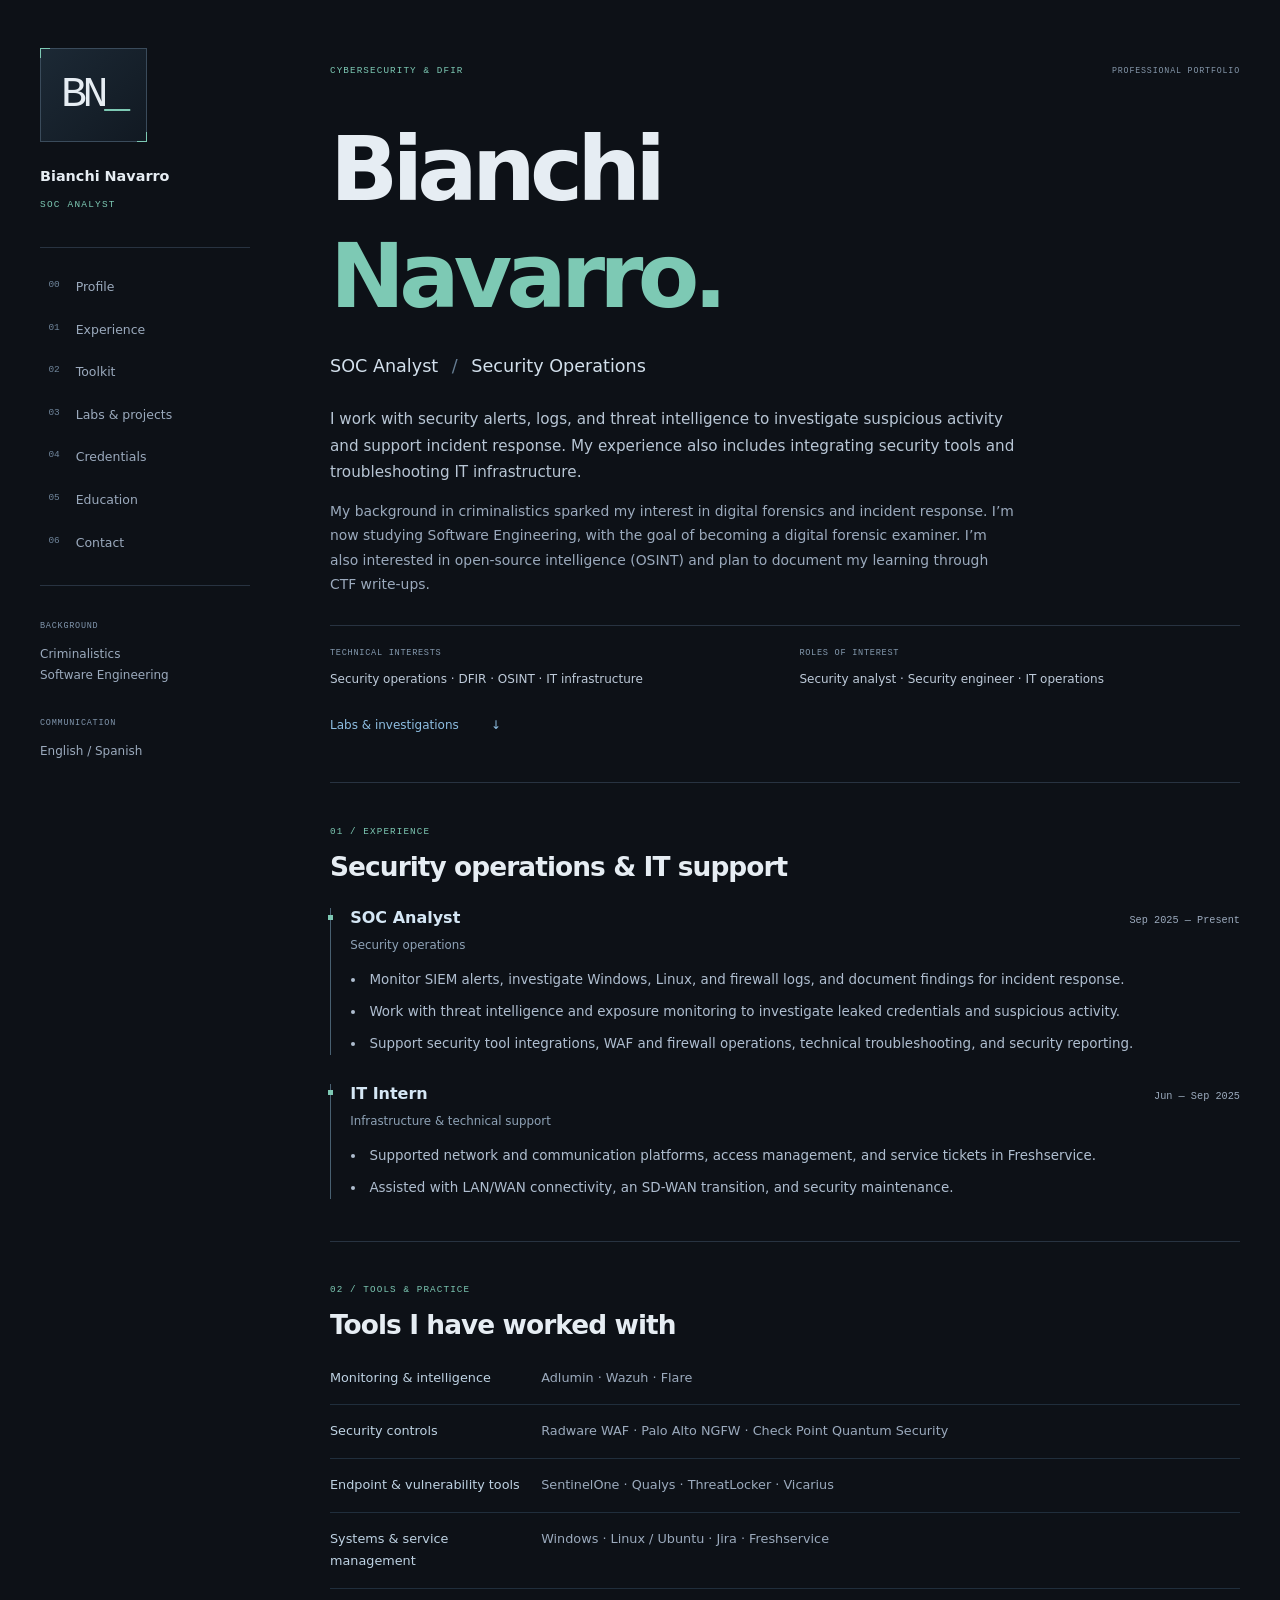
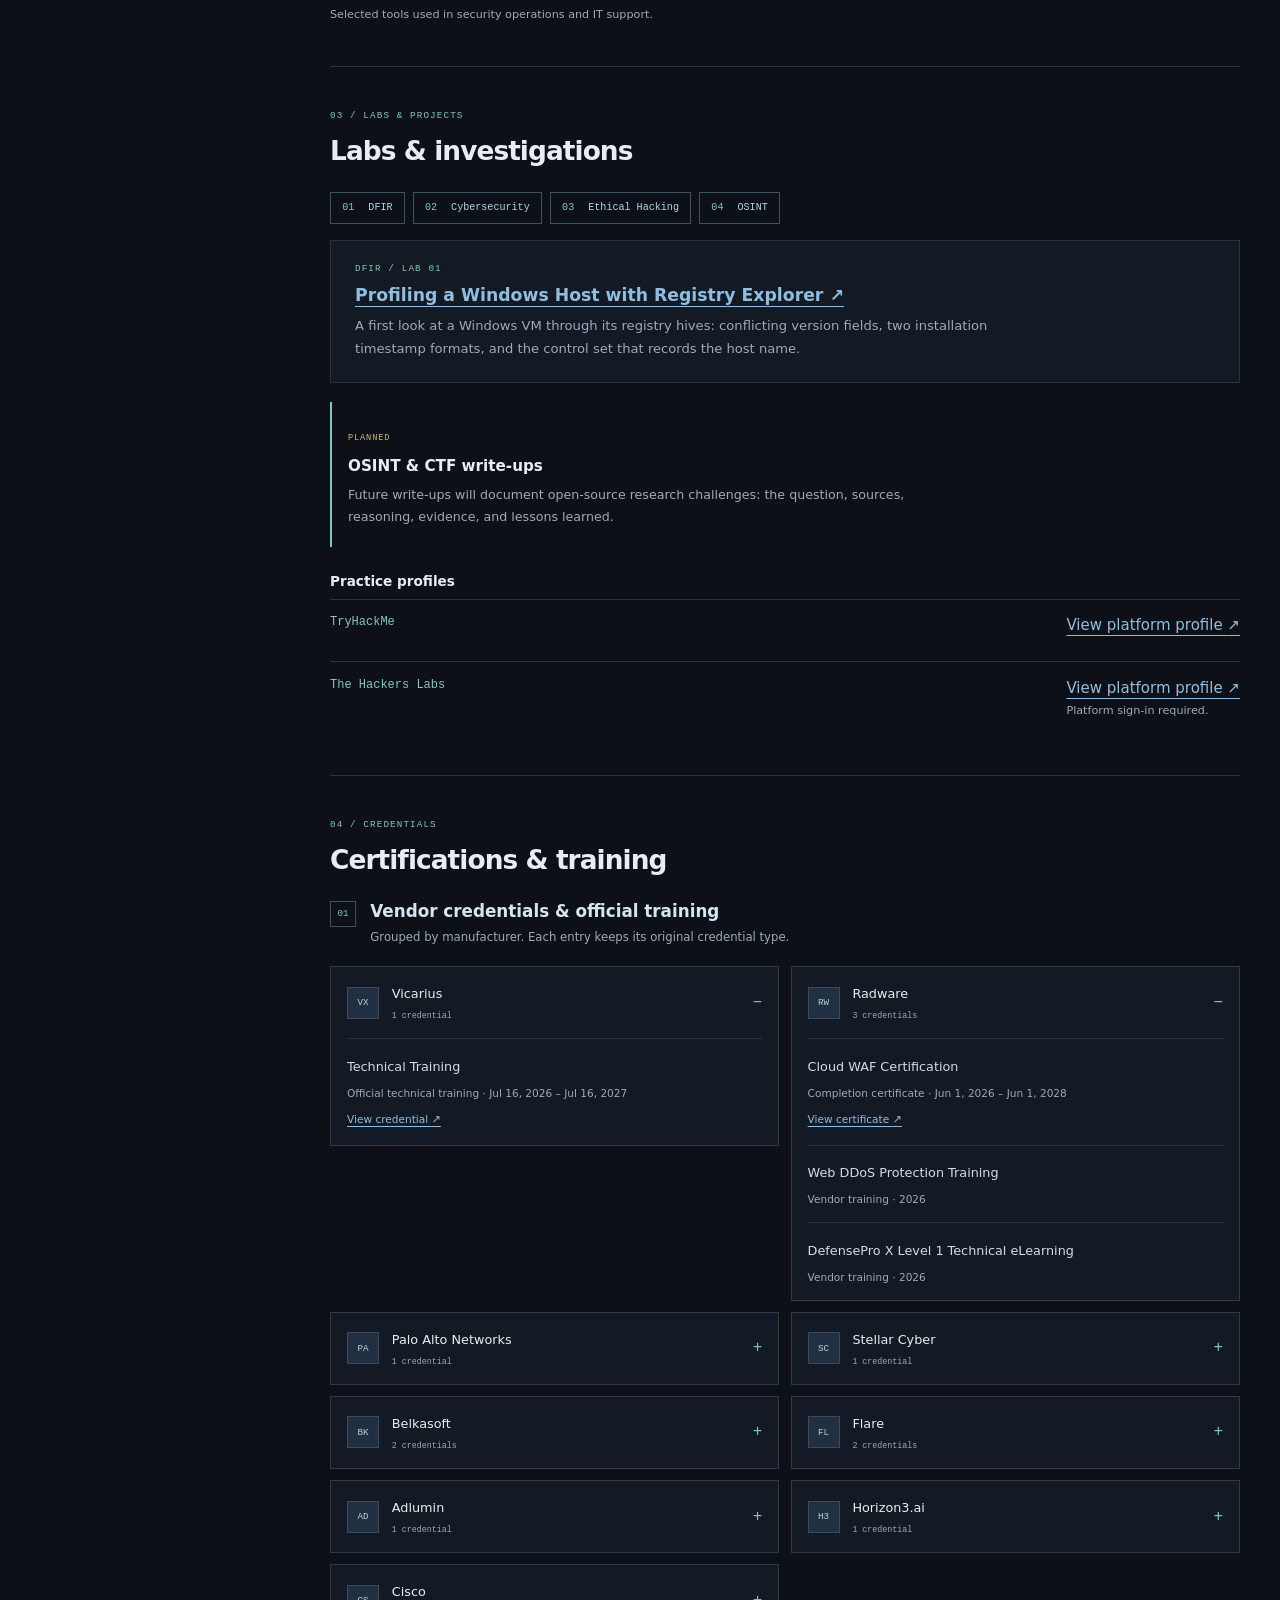
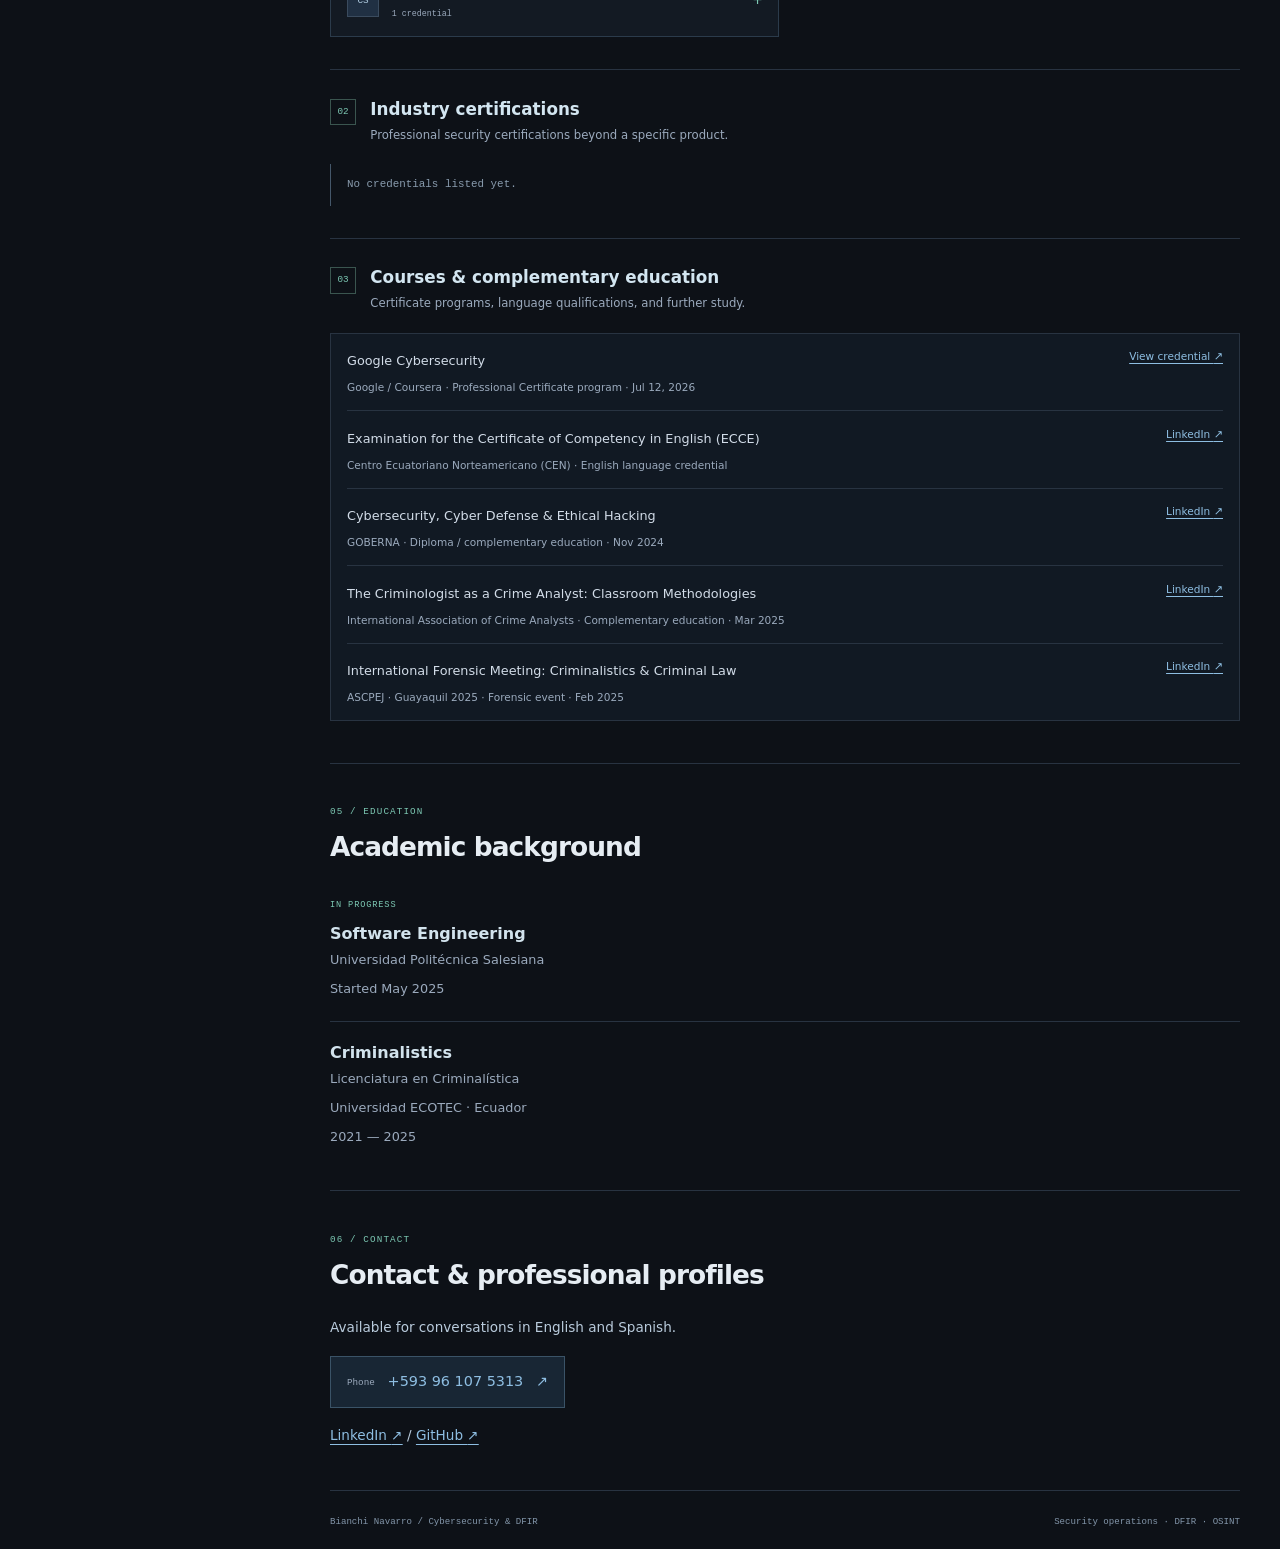
<file: index.html>
<!doctype html>
<html lang="en"><head><meta charset="utf-8"><meta name="viewport" content="width=device-width, initial-scale=1"><meta name="description" content="Bianchi Navarro: SOC analyst, criminalistics graduate, and Software Engineering student with interests in DFIR and OSINT."><title>Bianchi Navarro | Cybersecurity &amp; DFIR</title><link rel="stylesheet" href="assets/styles.css"></head>
<body><a class="skip" href="#main">Skip to content</a>
<div class="site-shell wrap"><aside class="identity-column"><a class="identity-home" href="./index.html"><span class="identity-symbol" aria-hidden="true">BN<span>_</span></span><span class="identity-name">Bianchi Navarro</span><span class="identity-role">SOC ANALYST</span></a><nav class="section-index" aria-label="Main navigation"><a href="#about"><span>00</span> Profile</a><a href="#experience"><span>01</span> Experience</a><a href="#tools"><span>02</span> Toolkit</a><a href="#projects"><span>03</span> Labs &amp; projects</a><a href="#training"><span>04</span> Credentials</a><a href="#education"><span>05</span> Education</a><a href="#contact"><span>06</span> Contact</a></nav><div class="identity-note"><span>BACKGROUND</span><p>Criminalistics<br>Software Engineering</p><span>COMMUNICATION</span><p>English / Spanish</p></div></aside>
<main id="main" class="main-column" tabindex="-1"><section class="profile" id="about" aria-labelledby="profile-title"><div class="profile-topline"><p class="eyebrow">CYBERSECURITY &amp; DFIR</p><span>PROFESSIONAL PORTFOLIO</span></div><h1 id="profile-title">Bianchi<br><span>Navarro.</span></h1><p class="role">SOC Analyst <span>/</span> Security Operations</p><p class="summary">I work with security alerts, logs, and threat intelligence to investigate suspicious activity and support incident response. My experience also includes integrating security tools and troubleshooting IT infrastructure.</p><p class="summary secondary">My background in criminalistics sparked my interest in digital forensics and incident response. I’m now studying Software Engineering, with the goal of becoming a digital forensic examiner. I’m also interested in open-source intelligence (OSINT) and plan to document my learning through CTF write-ups.</p><dl class="profile-facts"><div><dt>TECHNICAL INTERESTS</dt><dd>Security operations · DFIR · OSINT · IT infrastructure</dd></div><div><dt>ROLES OF INTEREST</dt><dd>Security analyst · Security engineer · IT operations</dd></div></dl><a class="profile-link" href="#projects">Labs &amp; investigations <span aria-hidden="true">↓</span></a></section>
<section class="section" id="experience" aria-labelledby="experience-title"><div class="section-heading"><p class="section-number">01 / EXPERIENCE</p><h2 id="experience-title">Security operations &amp; IT support</h2></div>
<article class="experience-entry"><div class="entry-title"><h3>SOC Analyst</h3><span>Sep 2025 — Present</span></div><p class="entry-context">Security operations</p><ul><li>Monitor SIEM alerts, investigate Windows, Linux, and firewall logs, and document findings for incident response.</li><li>Work with threat intelligence and exposure monitoring to investigate leaked credentials and suspicious activity.</li><li>Support security tool integrations, WAF and firewall operations, technical troubleshooting, and security reporting.</li></ul></article>
<article class="experience-entry"><div class="entry-title"><h3>IT Intern</h3><span>Jun — Sep 2025</span></div><p class="entry-context">Infrastructure &amp; technical support</p><ul><li>Supported network and communication platforms, access management, and service tickets in Freshservice.</li><li>Assisted with LAN/WAN connectivity, an SD-WAN transition, and security maintenance.</li></ul></article>
</section>
<section class="section" id="tools" aria-labelledby="tools-title"><div class="section-heading"><p class="section-number">02 / TOOLS &amp; PRACTICE</p><h2 id="tools-title">Tools I have worked with</h2></div><dl class="tool-list"><div><dt>Monitoring &amp; intelligence</dt><dd>Adlumin · Wazuh · Flare</dd></div><div><dt>Security controls</dt><dd>Radware WAF · Palo Alto NGFW · Check Point Quantum Security</dd></div><div><dt>Endpoint &amp; vulnerability tools</dt><dd>SentinelOne · Qualys · ThreatLocker · Vicarius</dd></div><div><dt>Systems &amp; service management</dt><dd>Windows · Linux / Ubuntu · Jira · Freshservice</dd></div></dl><p class="small-note">Selected tools used in security operations and IT support.</p></section>
<section class="section" id="projects" aria-labelledby="projects-title"><div class="section-heading"><p class="section-number">03 / LABS &amp; PROJECTS</p><h2 id="projects-title">Labs &amp; investigations</h2></div><ul class="lab-categories" aria-label="Planned lab categories"><li><span>01</span> DFIR</li><li><span>02</span> Cybersecurity</li><li><span>03</span> Ethical Hacking</li><li><a href="#osint-labs"><span>04</span> OSINT</a></li></ul><article class="lab-listing"><p class="eyebrow">DFIR / LAB 01</p><h3><a href="labs/windows-registry-profiling/">Profiling a Windows Host with Registry Explorer <span aria-hidden="true">↗</span></a></h3><p>A first look at a Windows VM through its registry hives: conflicting version fields, two installation timestamp formats, and the control set that records the host name.</p></article><div class="osint-labs" id="osint-labs"><span class="status-label">PLANNED</span><h3>OSINT &amp; CTF write-ups</h3><p>Future write-ups will document open-source research challenges: the question, sources, reasoning, evidence, and lessons learned.</p></div><div class="practice-profiles"><h3>Practice profiles</h3><div class="practice-profile"><span class="practice-platform">TryHackMe</span><div><a href="https://tryhackme.com/p/bnavarrocortezfgs">View platform profile <span aria-hidden="true">↗</span></a></div></div><div class="practice-profile"><span class="practice-platform">The Hackers Labs</span><div><a href="https://labs.thehackerslabs.com/hacker/10817">View platform profile <span aria-hidden="true">↗</span></a><p class="small-note">Platform sign-in required.</p></div></div></div></section>
<section class="section" id="training" aria-labelledby="training-title"><div class="section-heading"><p class="section-number">04 / CREDENTIALS</p><h2 id="training-title">Certifications &amp; training</h2></div><div class="credential-category"><div class="category-heading"><span>01</span><div><h3>Vendor credentials &amp; official training</h3><p>Grouped by manufacturer. Each entry keeps its original credential type.</p></div></div><div class="vendor-grid"><details class="vendor-group" open><summary><span class="vendor-mark" aria-hidden="true">VX</span><span>Vicarius<small>1 credential</small></span></summary><ul class="credential-records"><li><div><span>Technical Training</span><small>Official technical training · Jul 16, 2026 – Jul 16, 2027</small></div><a href="https://verified.sertifier.com/en/verify/54381401262512/">View credential <span aria-hidden="true">↗</span></a></li></ul></details><details class="vendor-group" open><summary><span class="vendor-mark" aria-hidden="true">RW</span><span>Radware<small>3 credentials</small></span></summary><ul class="credential-records"><li><div><span>Cloud WAF Certification</span><small>Completion certificate · Jun 1, 2026 – Jun 1, 2028</small></div><a href="https://cf-us1.mindtickle.com/1621288022154562476/public-content/1780273976868appoutputcertificateTSqQLiHicn.pngQC7Y.webp">View certificate <span aria-hidden="true">↗</span></a></li><li><div><span>Web DDoS Protection Training</span><small>Vendor training · 2026</small></div></li><li><div><span>DefensePro X Level 1 Technical eLearning</span><small>Vendor training · 2026</small></div></li></ul></details><details class="vendor-group"><summary><span class="vendor-mark" aria-hidden="true">PA</span><span>Palo Alto Networks<small>1 credential</small></span></summary><ul class="credential-records"><li><div><span>Cortex XSIAM: Features</span><small>Course completion · Jun 28, 2026</small></div><a href="https://www.linkedin.com/in/bianchi-navarro/details/certifications/">LinkedIn <span aria-hidden="true">↗</span></a></li></ul></details><details class="vendor-group"><summary><span class="vendor-mark" aria-hidden="true">SC</span><span>Stellar Cyber<small>1 credential</small></span></summary><ul class="credential-records"><li><div><span>SOC Analyst Associate</span><small>Certification · Issued Jul 5, 2026 · Valid to Jul 2028 according to LinkedIn</small></div><a href="https://www.linkedin.com/in/bianchi-navarro/details/certifications/">LinkedIn <span aria-hidden="true">↗</span></a></li></ul></details><details class="vendor-group"><summary><span class="vendor-mark" aria-hidden="true">BK</span><span>Belkasoft<small>2 credentials</small></span></summary><ul class="credential-records"><li><div><span>Windows Forensics with Belkasoft</span><small>Training course achievement · Feb 14, 2025</small></div><a href="https://www.linkedin.com/in/bianchi-navarro/details/certifications/">LinkedIn <span aria-hidden="true">↗</span></a></li><li><div><span>BelkaGPT: Effective Artificial Intelligence in DFIR</span><small>Course completion · Nov 2025</small></div><a href="https://www.linkedin.com/in/bianchi-navarro/details/certifications/">LinkedIn <span aria-hidden="true">↗</span></a></li></ul></details><details class="vendor-group"><summary><span class="vendor-mark" aria-hidden="true">FL</span><span>Flare<small>2 credentials</small></span></summary><ul class="credential-records"><li><div><span>Flare Analyst</span><small>Vendor training · Oct 2025</small></div><a href="https://www.linkedin.com/in/bianchi-navarro/details/certifications/">LinkedIn <span aria-hidden="true">↗</span></a></li><li><div><span>Flare 101</span><small>Vendor training · Oct 2025</small></div><a href="https://www.linkedin.com/in/bianchi-navarro/details/certifications/">LinkedIn <span aria-hidden="true">↗</span></a></li></ul></details><details class="vendor-group"><summary><span class="vendor-mark" aria-hidden="true">AD</span><span>Adlumin<small>1 credential</small></span></summary><ul class="credential-records"><li><div><span>Adlumin Certified Engineer (ACE)</span><small>Sep 2025 – Sep 2026 · Expired</small></div><a href="https://www.linkedin.com/in/bianchi-navarro/details/certifications/">LinkedIn <span aria-hidden="true">↗</span></a></li></ul></details><details class="vendor-group"><summary><span class="vendor-mark" aria-hidden="true">H3</span><span>Horizon3.ai<small>1 credential</small></span></summary><ul class="credential-records"><li><div><span>NodeZero Administrator</span><small>Vendor training · 2026</small></div></li></ul></details><details class="vendor-group"><summary><span class="vendor-mark" aria-hidden="true">CS</span><span>Cisco<small>1 credential</small></span></summary><ul class="credential-records"><li><div><span>Python Essentials 1</span><small>Course badge · Aug 31, 2025</small></div><a href="https://www.credly.com/badges/1002081c-0d03-498d-9145-b49445952c18/linked_in_profile">View badge <span aria-hidden="true">↗</span></a></li></ul></details></div></div><div class="credential-category"><div class="category-heading"><span>02</span><div><h3>Industry certifications</h3><p>Professional security certifications beyond a specific product.</p></div></div><p class="empty-note">No credentials listed yet.</p></div><div class="credential-category"><div class="category-heading"><span>03</span><div><h3>Courses &amp; complementary education</h3><p>Certificate programs, language qualifications, and further study.</p></div></div><ul class="credential-records course-records"><li><div><span>Google Cybersecurity</span><small>Google / Coursera · Professional Certificate program · Jul 12, 2026</small></div><a href="https://coursera.org/verify/professional-cert/U44DY6H0TOMI">View credential <span aria-hidden="true">↗</span></a></li><li><div><span>Examination for the Certificate of Competency in English (ECCE)</span><small>Centro Ecuatoriano Norteamericano (CEN) · English language credential</small></div><a href="https://www.linkedin.com/in/bianchi-navarro/details/certifications/">LinkedIn <span aria-hidden="true">↗</span></a></li><li><div><span>Cybersecurity, Cyber Defense &amp; Ethical Hacking</span><small>GOBERNA · Diploma / complementary education · Nov 2024</small></div><a href="https://www.linkedin.com/in/bianchi-navarro/details/certifications/">LinkedIn <span aria-hidden="true">↗</span></a></li><li><div><span>The Criminologist as a Crime Analyst: Classroom Methodologies</span><small>International Association of Crime Analysts · Complementary education · Mar 2025</small></div><a href="https://www.linkedin.com/in/bianchi-navarro/details/certifications/">LinkedIn <span aria-hidden="true">↗</span></a></li><li><div><span>International Forensic Meeting: Criminalistics &amp; Criminal Law</span><small>ASCPEJ · Guayaquil 2025 · Forensic event · Feb 2025</small></div><a href="https://www.linkedin.com/in/bianchi-navarro/details/certifications/">LinkedIn <span aria-hidden="true">↗</span></a></li></ul></div></section>
<section class="section" id="education" aria-labelledby="education-title"><div class="section-heading"><p class="section-number">05 / EDUCATION</p><h2 id="education-title">Academic background</h2></div><article class="education-entry"><span class="status-label subtle">IN PROGRESS</span><h3>Software Engineering</h3><p>Universidad Politécnica Salesiana</p><p class="entry-context">Started May 2025</p></article><article class="education-entry"><h3>Criminalistics</h3><p>Licenciatura en Criminalística</p><p>Universidad ECOTEC · Ecuador</p><p class="entry-context">2021 — 2025</p></article></section>
<section class="section contact-section" id="contact" aria-labelledby="contact-title"><div class="section-heading"><p class="section-number">06 / CONTACT</p><h2 id="contact-title">Contact &amp; professional profiles</h2></div><p>Available for conversations in English and Spanish.</p><a class="contact-phone" href="tel:+593961075313"><span>Phone</span> +593 96 107 5313 <span aria-hidden="true">↗</span></a><p class="contact-profile"><a href="https://www.linkedin.com/in/bianchi-navarro">LinkedIn <span aria-hidden="true">↗</span></a> <span aria-hidden="true"> / </span> <a href="https://github.com/bianchi-navarro">GitHub <span aria-hidden="true">↗</span></a></p></section><footer class="footer"><span>Bianchi Navarro / Cybersecurity &amp; DFIR</span><span>Security operations · DFIR · OSINT</span></footer></main></div></body></html>
</file>
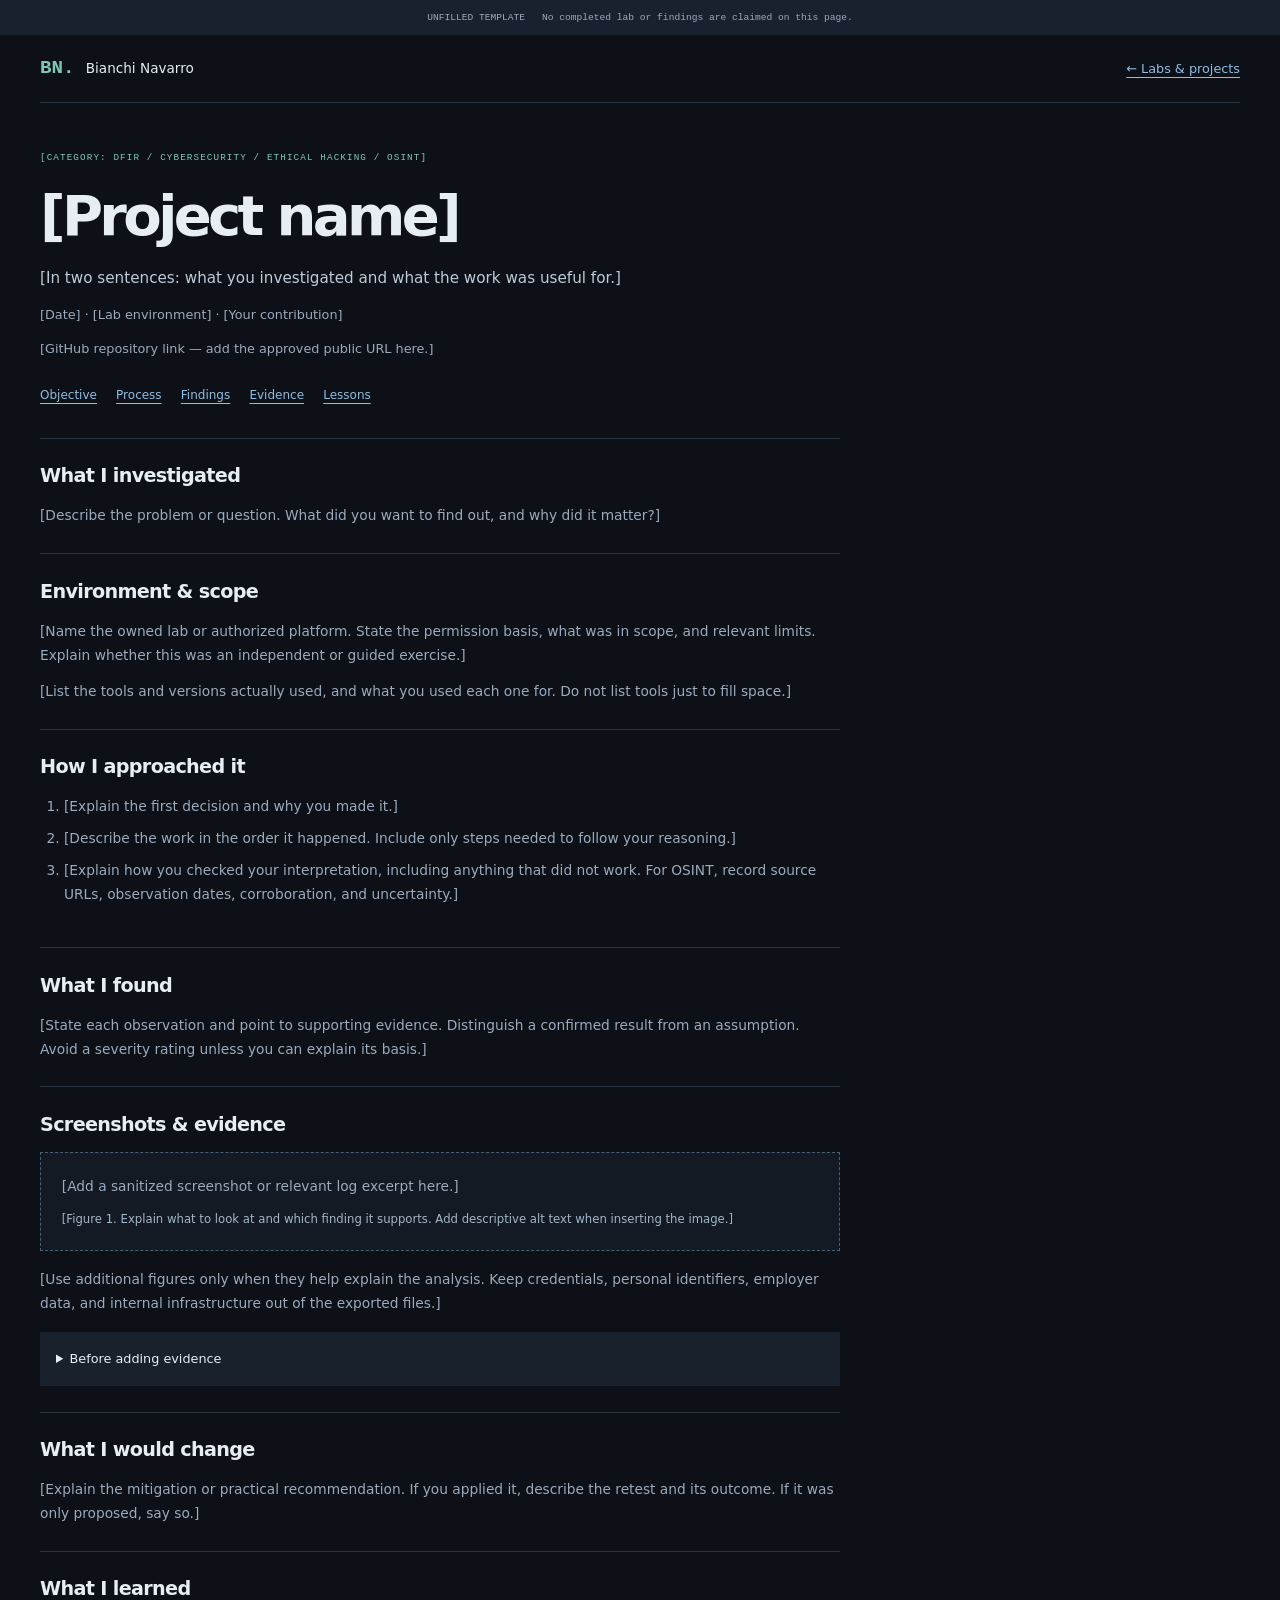
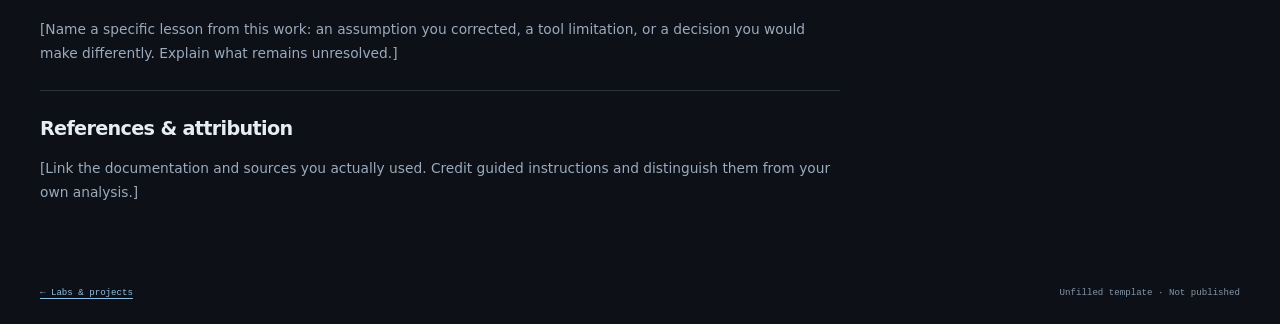
<file: labs/template/index.html>
<!doctype html>
<html lang="en"><head><meta charset="utf-8"><meta name="viewport" content="width=device-width, initial-scale=1"><meta name="robots" content="noindex, nofollow"><meta name="description" content="Unfilled format for a technical lab report."><title>Lab report template | Bianchi Navarro</title><link rel="stylesheet" href="../../assets/styles.css"></head>
<body><a class="skip" href="#main">Skip to content</a><div class="draft">UNFILLED TEMPLATE <span>No completed lab or findings are claimed on this page.</span></div><header class="wrap header"><a class="brand" href="../../index.html"><span class="brand-mark" aria-hidden="true">BN<span>.</span></span> Bianchi Navarro</a><nav aria-label="Case study navigation"><a href="../../index.html#projects">← Labs &amp; projects</a></nav></header>
<main id="main" class="wrap" tabindex="-1"><div class="case-header"><p class="eyebrow">[CATEGORY: DFIR / CYBERSECURITY / ETHICAL HACKING / OSINT]</p><h1>[Project name]</h1><p class="intro">[In two sentences: what you investigated and what the work was useful for.]</p><p class="muted">[Date] · [Lab environment] · [Your contribution]</p><p class="muted">[GitHub repository link — add the approved public URL here.]</p><nav class="case-outline" aria-label="Report contents"><a href="#objective">Objective</a><a href="#process">Process</a><a href="#findings">Findings</a><a href="#evidence">Evidence</a><a href="#lessons">Lessons</a></nav></div>
<div class="case-body">
<section id="objective"><h2>What I investigated</h2><p>[Describe the problem or question. What did you want to find out, and why did it matter?]</p></section>
<section id="scope"><h2>Environment &amp; scope</h2><p>[Name the owned lab or authorized platform. State the permission basis, what was in scope, and relevant limits. Explain whether this was an independent or guided exercise.]</p><p>[List the tools and versions actually used, and what you used each one for. Do not list tools just to fill space.]</p></section>
<section id="process"><h2>How I approached it</h2><ol><li>[Explain the first decision and why you made it.]</li><li>[Describe the work in the order it happened. Include only steps needed to follow your reasoning.]</li><li>[Explain how you checked your interpretation, including anything that did not work. For OSINT, record source URLs, observation dates, corroboration, and uncertainty.]</li></ol></section>
<section id="findings"><h2>What I found</h2><p>[State each observation and point to supporting evidence. Distinguish a confirmed result from an assumption. Avoid a severity rating unless you can explain its basis.]</p></section>
<section id="evidence"><h2>Screenshots &amp; evidence</h2><figure class="evidence-slot"><p>[Add a sanitized screenshot or relevant log excerpt here.]</p><figcaption>[Figure 1. Explain what to look at and which finding it supports. Add descriptive alt text when inserting the image.]</figcaption></figure><p>[Use additional figures only when they help explain the analysis. Keep credentials, personal identifiers, employer data, and internal infrastructure out of the exported files.]</p><details><summary>Before adding evidence</summary><p>Check publication permission and platform rules. Redact permanently and inspect the exported image and its metadata. Use synthetic identifiers or reserved example domains where needed.</p></details></section>
<section id="response"><h2>What I would change</h2><p>[Explain the mitigation or practical recommendation. If you applied it, describe the retest and its outcome. If it was only proposed, say so.]</p></section>
<section id="lessons"><h2>What I learned</h2><p>[Name a specific lesson from this work: an assumption you corrected, a tool limitation, or a decision you would make differently. Explain what remains unresolved.]</p></section>
<section id="references"><h2>References &amp; attribution</h2><p>[Link the documentation and sources you actually used. Credit guided instructions and distinguish them from your own analysis.]</p></section>
</div></main><footer class="wrap footer"><a href="../../index.html#projects">← Labs &amp; projects</a><span>Unfilled template · Not published</span></footer></body></html>
</file>
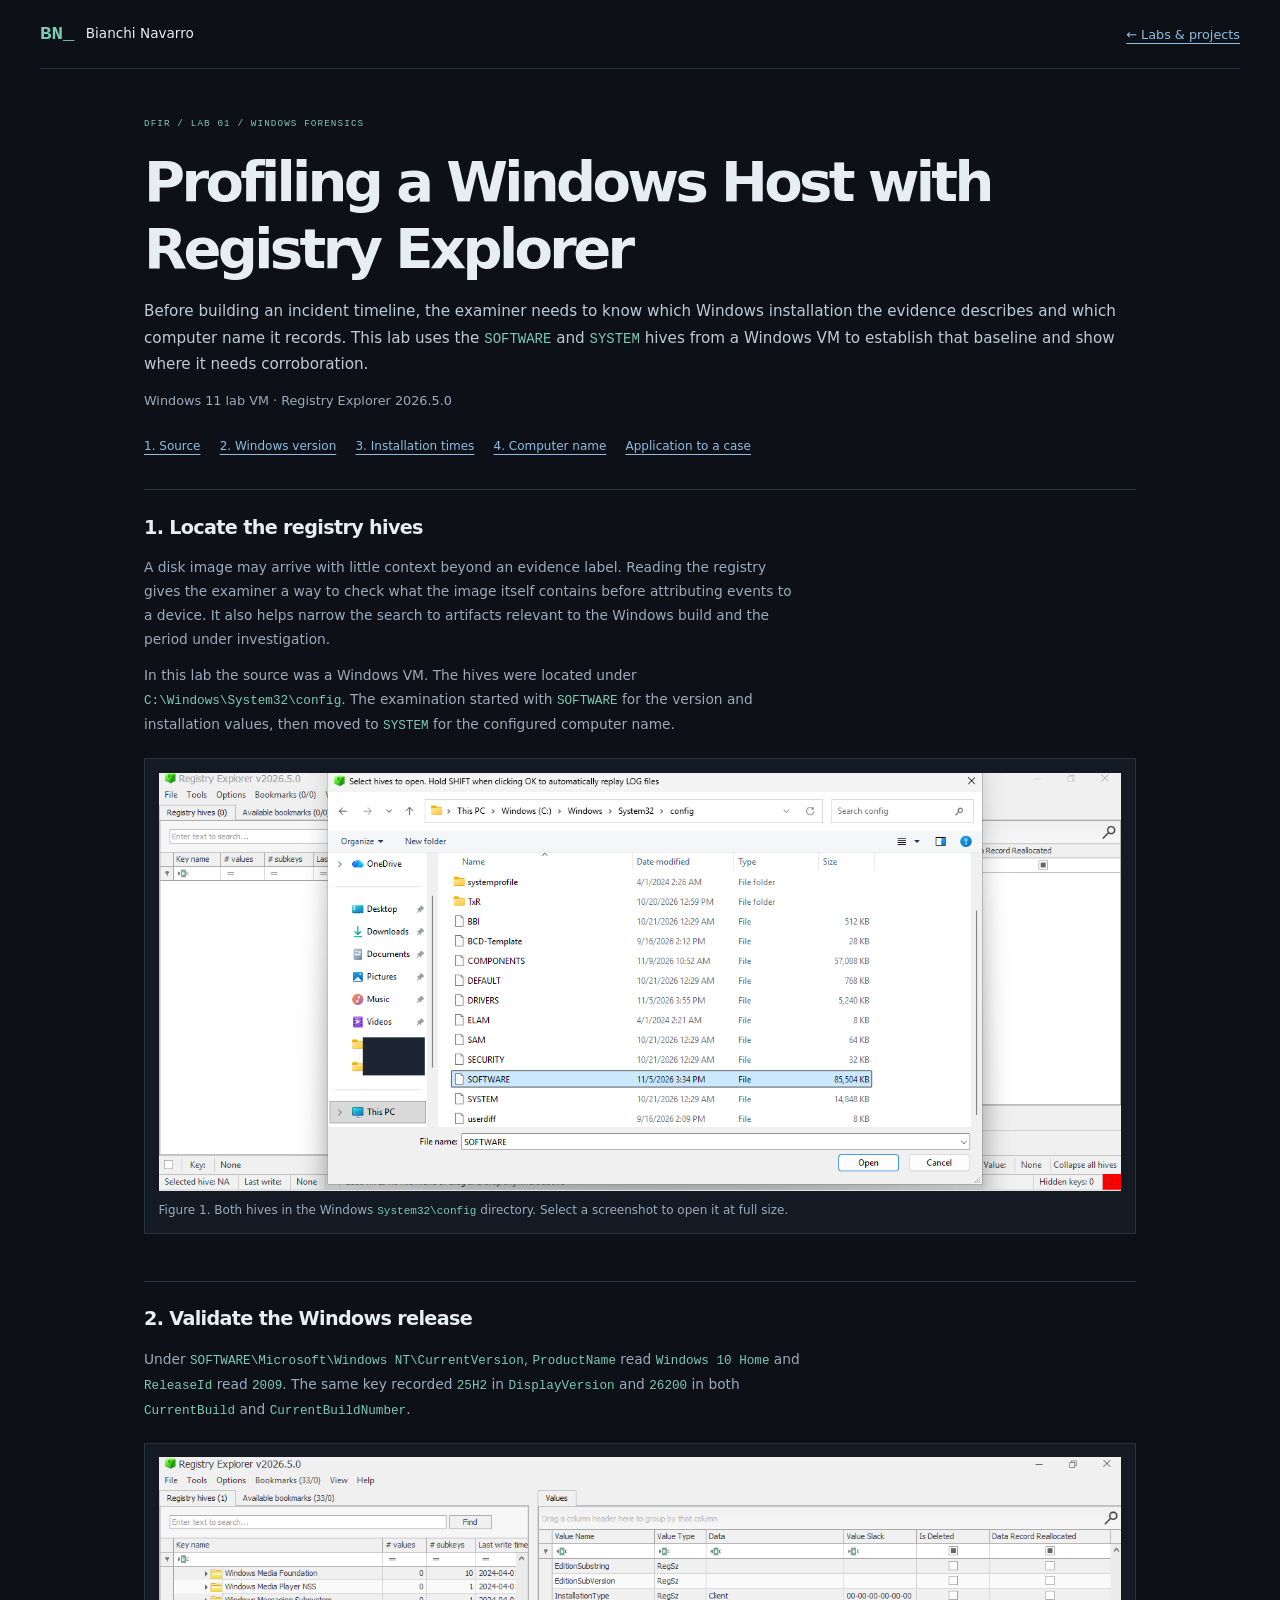
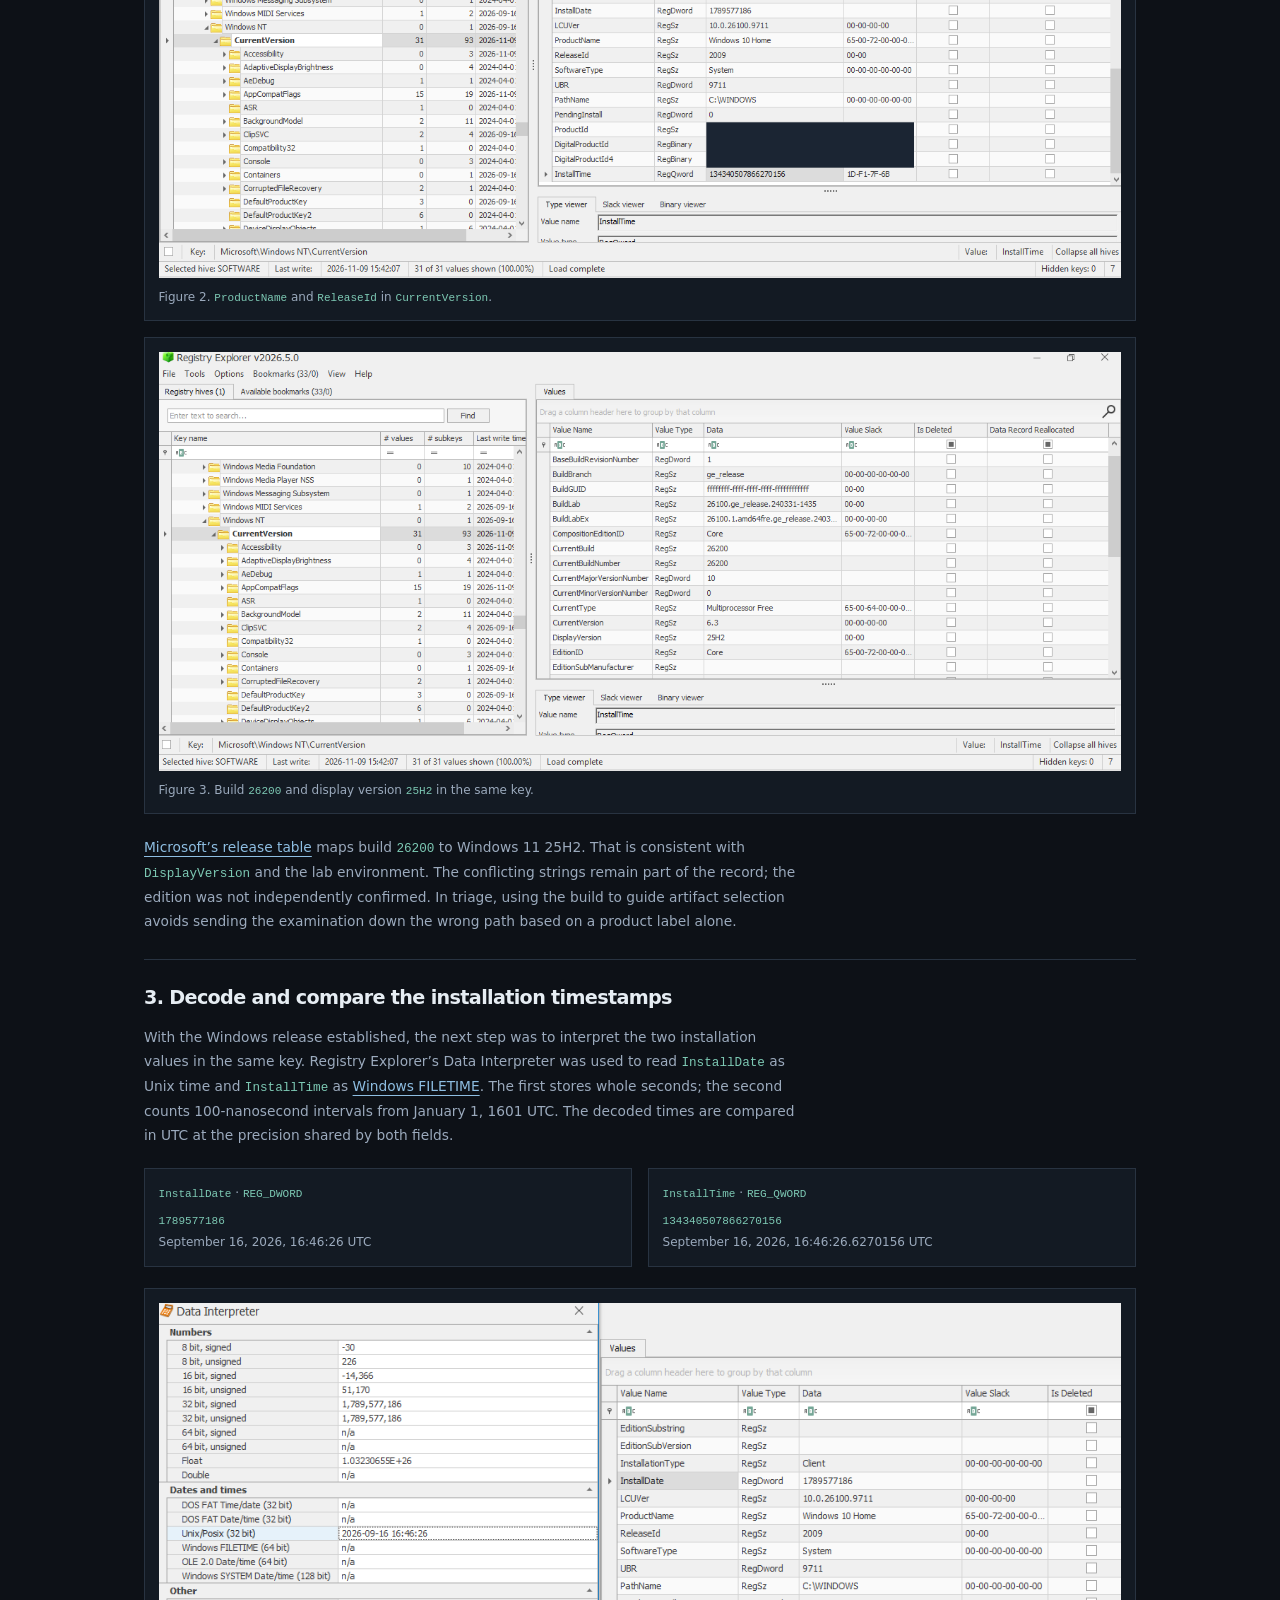
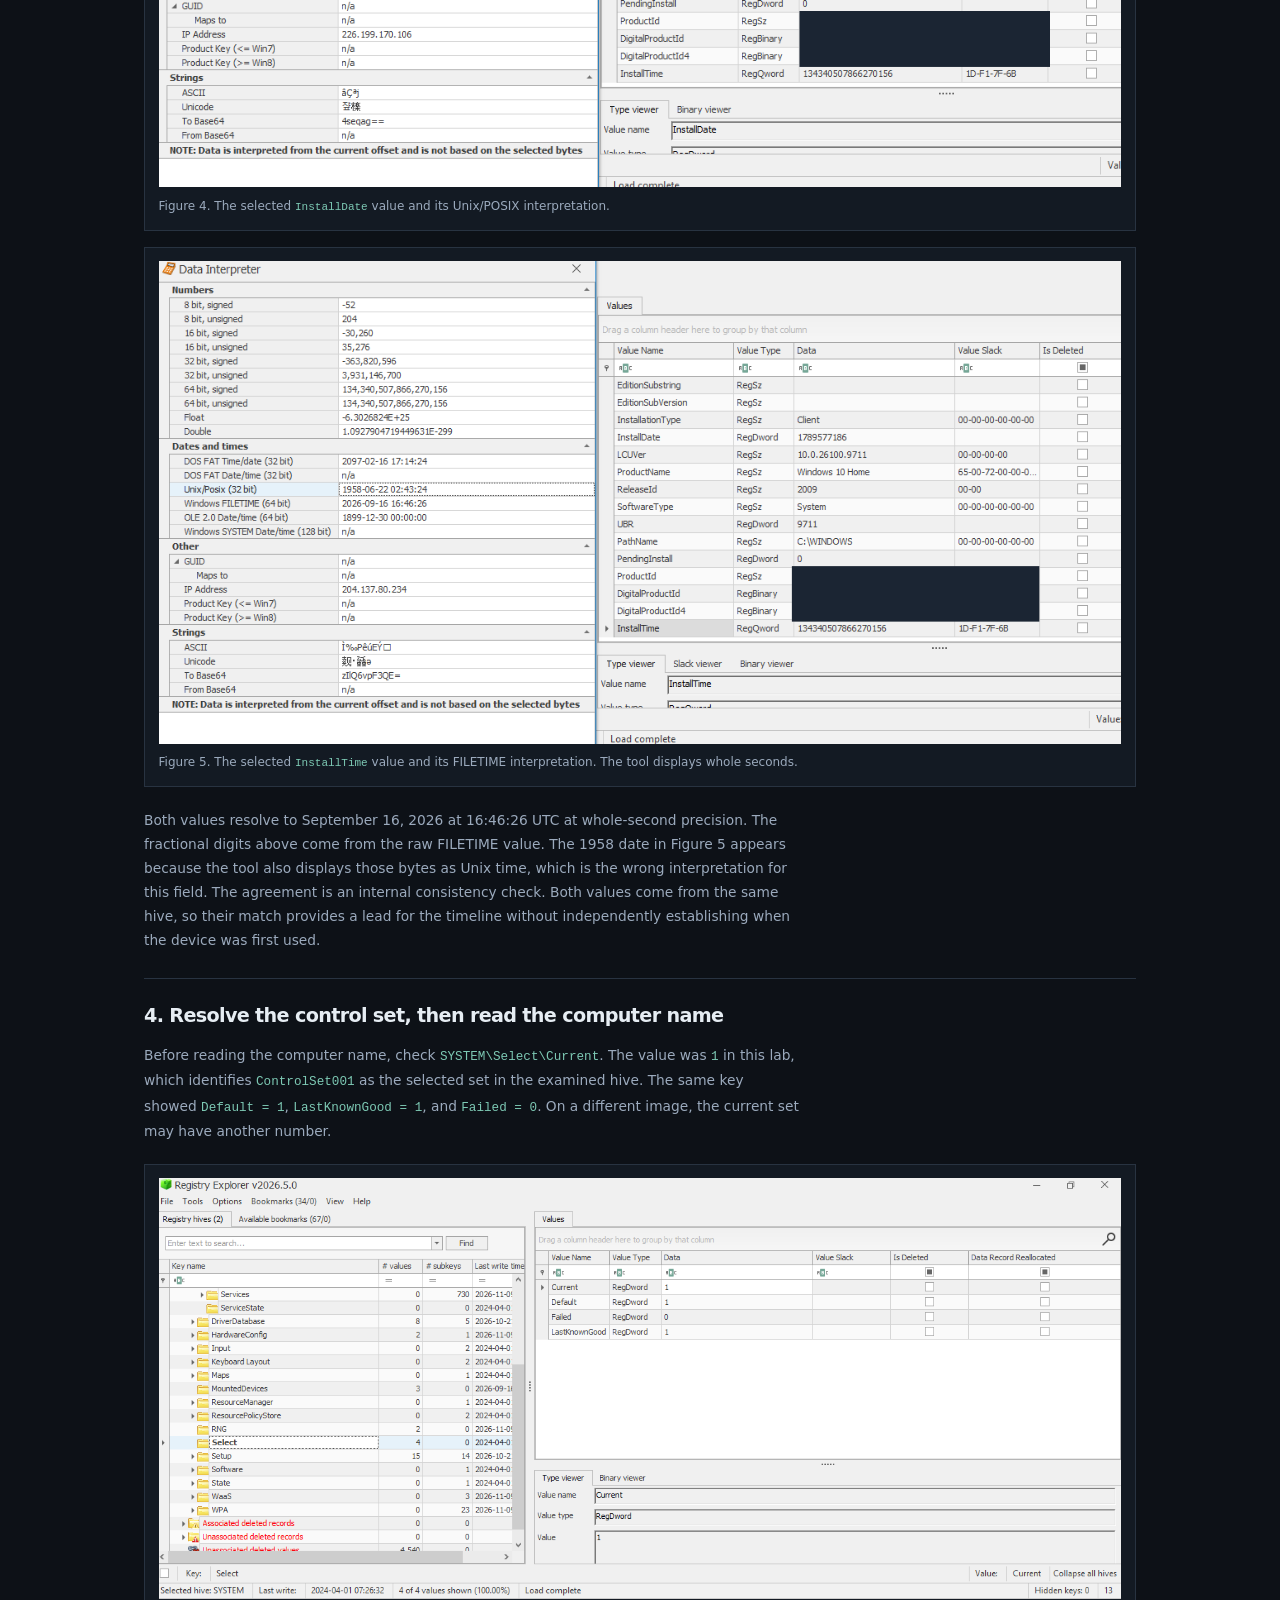
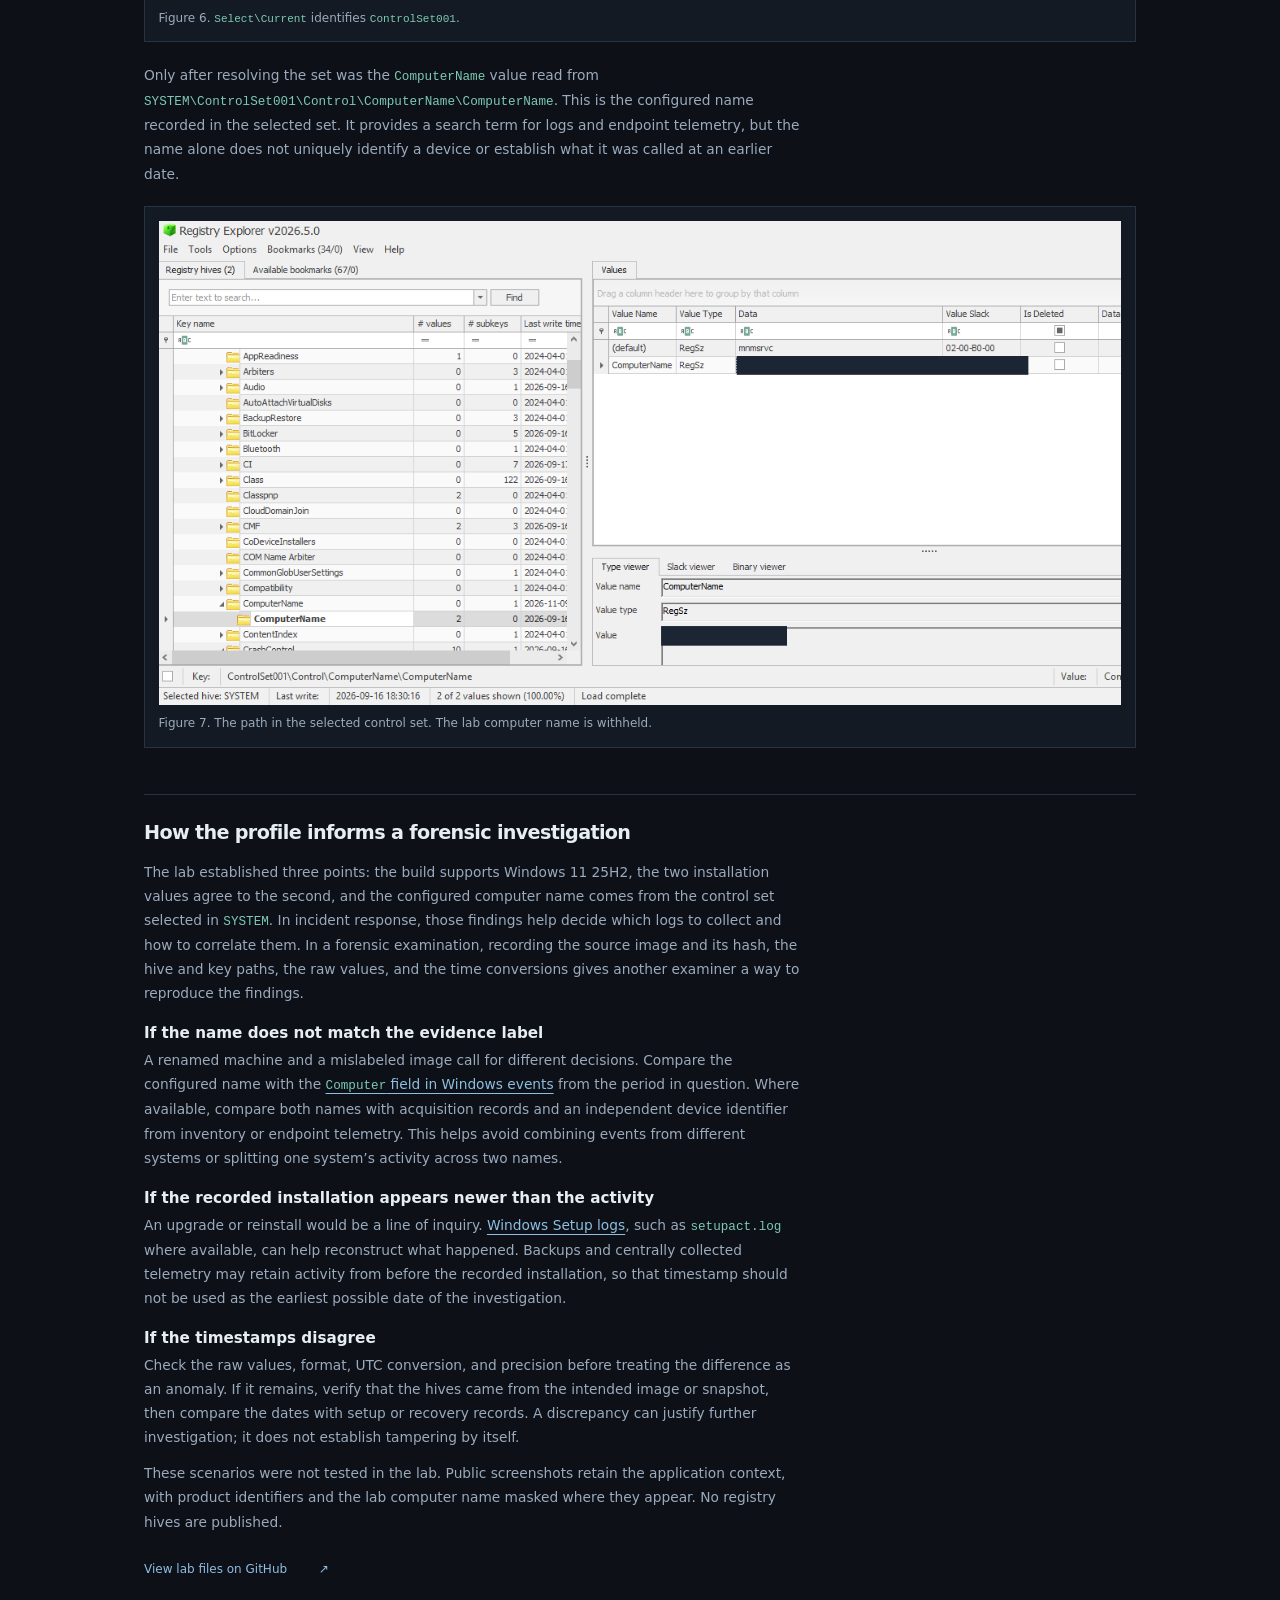
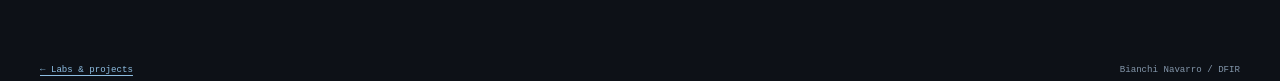
<file: labs/windows-registry-profiling/index.html>
<!doctype html>
<html lang="en">
<head>
  <meta charset="utf-8">
  <meta name="viewport" content="width=device-width, initial-scale=1">
  <meta name="description" content="A Windows forensics lab on validating the OS build, installation timestamps, and configured computer name before building an incident timeline.">
  <title>Profiling a Windows Host with Registry Explorer | Bianchi Navarro</title>
  <link rel="stylesheet" href="../../assets/styles.css">
</head>
<body>
  <a class="skip" href="#main">Skip to content</a>
  <header class="wrap header"><a class="brand" href="../../index.html"><span class="brand-mark" aria-hidden="true">BN_</span> Bianchi Navarro</a><nav aria-label="Lab navigation"><a href="../../index.html#projects">← Labs &amp; projects</a></nav></header>
  <main class="wrap lab-page" id="main" tabindex="-1">
    <header class="case-header lab-header">
      <p class="eyebrow">DFIR / LAB 01 / WINDOWS FORENSICS</p>
      <h1>Profiling a Windows Host with Registry Explorer</h1>
      <p class="intro">Before building an incident timeline, the examiner needs to know which Windows installation the evidence describes and which computer name it records. This lab uses the <code>SOFTWARE</code> and <code>SYSTEM</code> hives from a Windows VM to establish that baseline and show where it needs corroboration.</p>
      <p class="muted">Windows 11 lab VM · Registry Explorer 2026.5.0</p>
      <nav class="case-outline" aria-label="Report contents"><a href="#source">1. Source</a><a href="#version">2. Windows version</a><a href="#timestamps">3. Installation times</a><a href="#control-set">4. Computer name</a><a href="#follow-up">Application to a case</a></nav>
    </header>
    <div class="case-body lab-body">
      <section id="source" aria-labelledby="source-title">
        <h2 id="source-title">1. Locate the registry hives</h2>
        <p>A disk image may arrive with little context beyond an evidence label. Reading the registry gives the examiner a way to check what the image itself contains before attributing events to a device. It also helps narrow the search to artifacts relevant to the Windows build and the period under investigation.</p>
        <p>In this lab the source was a Windows VM. The hives were located under <code>C:\Windows\System32\config</code>. The examination started with <code>SOFTWARE</code> for the version and installation values, then moved to <code>SYSTEM</code> for the configured computer name.</p>
        <div class="lab-figures">
          <figure><a href="evidence/hive-location.webp" aria-label="Open figure 1 at full size"><img src="evidence/hive-location.webp" width="1365" height="593" alt="Registry Explorer’s open dialog at Windows System32 config, with SOFTWARE selected and SYSTEM directly below it."></a><figcaption>Figure 1. Both hives in the Windows <code>System32\config</code> directory. Select a screenshot to open it at full size.</figcaption></figure>
        </div>
      </section>
      <section id="version" aria-labelledby="version-title">
        <h2 id="version-title">2. Validate the Windows release</h2>
        <p>Under <code>SOFTWARE\Microsoft\Windows NT\CurrentVersion</code>, <code>ProductName</code> read <code>Windows 10 Home</code> and <code>ReleaseId</code> read <code>2009</code>. The same key recorded <code>25H2</code> in <code>DisplayVersion</code> and <code>26200</code> in both <code>CurrentBuild</code> and <code>CurrentBuildNumber</code>.</p>
        <div class="lab-figures">
          <figure><a href="evidence/product-name.webp" aria-label="Open figure 2 at full size"><img src="evidence/product-name.webp" width="1362" height="595" loading="lazy" alt="Registry Explorer with CurrentVersion selected in the SOFTWARE hive and ProductName and ReleaseId visible in the values panel."></a><figcaption>Figure 2. <code>ProductName</code> and <code>ReleaseId</code> in <code>CurrentVersion</code>.</figcaption></figure>
          <figure><a href="evidence/version-build.webp" aria-label="Open figure 3 at full size"><img src="evidence/version-build.webp" width="1362" height="593" loading="lazy" alt="Registry Explorer shows CurrentBuild and CurrentBuildNumber at 26200 and DisplayVersion at 25H2, with the CurrentVersion path visible."></a><figcaption>Figure 3. Build <code>26200</code> and display version <code>25H2</code> in the same key.</figcaption></figure>
        </div>
        <p><a href="https://learn.microsoft.com/en-us/windows/release-health/windows11-release-information">Microsoft’s release table</a> maps build <code>26200</code> to Windows 11 25H2. That is consistent with <code>DisplayVersion</code> and the lab environment. The conflicting strings remain part of the record; the edition was not independently confirmed. In triage, using the build to guide artifact selection avoids sending the examination down the wrong path based on a product label alone.</p>
      </section>
      <section id="timestamps" aria-labelledby="time-title">
        <h2 id="time-title">3. Decode and compare the installation timestamps</h2>
        <p>With the Windows release established, the next step was to interpret the two installation values in the same key. Registry Explorer’s Data Interpreter was used to read <code>InstallDate</code> as Unix time and <code>InstallTime</code> as <a href="https://learn.microsoft.com/en-us/windows/win32/sysinfo/file-times">Windows FILETIME</a>. The first stores whole seconds; the second counts 100-nanosecond intervals from January 1, 1601 UTC. The decoded times are compared in UTC at the precision shared by both fields.</p>
        <dl class="lab-readings">
          <div><dt><code>InstallDate</code> · <code>REG_DWORD</code></dt><dd><code>1789577186</code><br><time datetime="2026-09-16T16:46:26Z">September 16, 2026, 16:46:26 UTC</time></dd></div>
          <div><dt><code>InstallTime</code> · <code>REG_QWORD</code></dt><dd><code>134340507866270156</code><br><time datetime="2026-09-16T16:46:26.6270156Z">September 16, 2026, 16:46:26.6270156 UTC</time></dd></div>
        </dl>
        <div class="lab-figures">
          <figure><a href="evidence/install-date.webp" aria-label="Open figure 4 at full size"><img src="evidence/install-date.webp" width="1152" height="580" loading="lazy" alt="The InstallDate row is selected on the right and the Data Interpreter shows September 16, 2026 at 16:46:26 in the Unix/POSIX row on the left."></a><figcaption>Figure 4. The selected <code>InstallDate</code> value and its Unix/POSIX interpretation.</figcaption></figure>
          <figure><a href="evidence/install-time.webp" aria-label="Open figure 5 at full size"><img src="evidence/install-time.webp" width="1166" height="584" loading="lazy" alt="The InstallTime row is selected on the right and the Data Interpreter shows September 16, 2026 at 16:46:26 in the Windows FILETIME row on the left."></a><figcaption>Figure 5. The selected <code>InstallTime</code> value and its FILETIME interpretation. The tool displays whole seconds.</figcaption></figure>
        </div>
        <p>Both values resolve to September 16, 2026 at 16:46:26 UTC at whole-second precision. The fractional digits above come from the raw FILETIME value. The 1958 date in Figure 5 appears because the tool also displays those bytes as Unix time, which is the wrong interpretation for this field. The agreement is an internal consistency check. Both values come from the same hive, so their match provides a lead for the timeline without independently establishing when the device was first used.</p>
      </section>
      <section id="control-set" aria-labelledby="control-title">
        <h2 id="control-title">4. Resolve the control set, then read the computer name</h2>
        <p>Before reading the computer name, check <code>SYSTEM\Select\Current</code>. The value was <code>1</code> in this lab, which identifies <code>ControlSet001</code> as the selected set in the examined hive. The same key showed <code>Default = 1</code>, <code>LastKnownGood = 1</code>, and <code>Failed = 0</code>. On a different image, the current set may have another number.</p>
        <div class="lab-figures">
          <figure><a href="evidence/control-set.webp" aria-label="Open figure 6 at full size"><img src="evidence/control-set.webp" width="1359" height="594" loading="lazy" alt="Registry Explorer shows the Select key in SYSTEM and the Current value of 1."></a><figcaption>Figure 6. <code>Select\Current</code> identifies <code>ControlSet001</code>.</figcaption></figure>
        </div>
        <p>Only after resolving the set was the <code>ComputerName</code> value read from <code>SYSTEM\ControlSet001\Control\ComputerName\ComputerName</code>. This is the configured name recorded in the selected set. It provides a search term for logs and endpoint telemetry, but the name alone does not uniquely identify a device or establish what it was called at an earlier date.</p>
        <div class="lab-figures">
          <figure><a href="evidence/computer-name.webp" aria-label="Open figure 7 at full size"><img src="evidence/computer-name.webp" width="1184" height="595" loading="lazy" alt="Registry Explorer shows the full ControlSet001 computer name path and the ComputerName value, with its data redacted."></a><figcaption>Figure 7. The path in the selected control set. The lab computer name is withheld.</figcaption></figure>
        </div>
      </section>
      <section id="follow-up" aria-labelledby="follow-title">
        <h2 id="follow-title">How the profile informs a forensic investigation</h2>
        <p>The lab established three points: the build supports Windows 11 25H2, the two installation values agree to the second, and the configured computer name comes from the control set selected in <code>SYSTEM</code>. In incident response, those findings help decide which logs to collect and how to correlate them. In a forensic examination, recording the source image and its hash, the hive and key paths, the raw values, and the time conversions gives another examiner a way to reproduce the findings.</p>
        <h3>If the name does not match the evidence label</h3>
        <p>A renamed machine and a mislabeled image call for different decisions. Compare the configured name with the <a href="https://learn.microsoft.com/en-us/windows/win32/wes/eventschema-computer-systempropertiestype-element"><code>Computer</code> field in Windows events</a> from the period in question. Where available, compare both names with acquisition records and an independent device identifier from inventory or endpoint telemetry. This helps avoid combining events from different systems or splitting one system’s activity across two names.</p>
        <h3>If the recorded installation appears newer than the activity</h3>
        <p>An upgrade or reinstall would be a line of inquiry. <a href="https://learn.microsoft.com/en-us/windows/deployment/upgrade/log-files">Windows Setup logs</a>, such as <code>setupact.log</code> where available, can help reconstruct what happened. Backups and centrally collected telemetry may retain activity from before the recorded installation, so that timestamp should not be used as the earliest possible date of the investigation.</p>
        <h3>If the timestamps disagree</h3>
        <p>Check the raw values, format, UTC conversion, and precision before treating the difference as an anomaly. If it remains, verify that the hives came from the intended image or snapshot, then compare the dates with setup or recovery records. A discrepancy can justify further investigation; it does not establish tampering by itself.</p>
        <p class="small-note">These scenarios were not tested in the lab. Public screenshots retain the application context, with product identifiers and the lab computer name masked where they appear. No registry hives are published.</p>
        <a class="profile-link" href="https://github.com/bianchi-navarro/bianchi-navarro.github.io/tree/main/labs/windows-registry-profiling">View lab files on GitHub <span aria-hidden="true">↗</span></a>
      </section>
    </div>
  </main>
  <footer class="wrap footer"><a href="../../index.html#projects">← Labs &amp; projects</a><span>Bianchi Navarro / DFIR</span></footer>
</body>
</html>
</file>
<file: assets/styles.css>
@charset "UTF-8";
:root{color-scheme:dark;--paper:#0d1117;--surface:#131a23;--raised:#18212c;--ink:#e6edf3;--muted:#9baabd;--line:#283341;--accent:#7dc9b4;--blue:#8ebee2;--amber:#d4b275;--mono:ui-monospace,SFMono-Regular,Consolas,monospace}
*{box-sizing:border-box}html{scroll-padding-top:1.5rem}body{margin:0;background:var(--paper);color:var(--ink);font:15px/1.75 system-ui,-apple-system,"Segoe UI",sans-serif;overflow-wrap:anywhere}a{color:var(--blue);text-underline-offset:.3em}a:hover{color:var(--accent)}a:focus-visible,summary:focus-visible{outline:2px solid var(--accent);outline-offset:5px}h1,h2,h3,p{margin:0}h1,h2,h3{line-height:1.2}h1{font-size:clamp(3.2rem,7vw,6rem);letter-spacing:-.065em;font-weight:600}h2{font-size:1.65rem;letter-spacing:-.035em;font-weight:550}h3{font-size:1rem;font-weight:550}p+p{margin-top:.75rem}.wrap{width:min(1240px,calc(100% - 5rem));margin-inline:auto}.review-bar{background:#161e28;color:#a5b6c8;border-bottom:1px solid var(--line);padding:.45rem 1.5rem;text-align:center;font:.57rem/1.6 var(--mono);letter-spacing:.08em}.review-bar>span{margin-left:1rem;color:#9aa9b9;letter-spacing:0}.site-shell{display:grid;grid-template-columns:210px minmax(0,1fr);gap:5rem;padding-top:3rem}.identity-column{position:sticky;top:2rem;align-self:start;min-width:0}.identity-home{display:flex;flex-direction:column;align-items:start;text-decoration:none;color:var(--ink)}.identity-symbol{display:block;font:500 2.7rem/1.2 var(--mono);letter-spacing:-.1em;padding:1.25rem;border:1px solid #3a4b5b;background:linear-gradient(135deg,#1c2935,#111922);position:relative;margin-bottom:1.4rem}.identity-symbol:before,.identity-symbol:after{content:"";position:absolute;width:9px;height:9px;border-color:var(--accent);border-style:solid}.identity-symbol:before{top:-1px;left:-1px;border-width:1px 0 0 1px}.identity-symbol:after{bottom:-1px;right:-1px;border-width:0 1px 1px 0}.identity-symbol>span{color:var(--accent)}.identity-name{font-size:.9rem;font-weight:600}.identity-role{font:.59rem/1.6 var(--mono);letter-spacing:.13em;color:var(--accent);margin-top:.45rem}.section-index{display:flex;flex-direction:column;margin-top:2.2rem;padding-top:1.2rem;border-top:1px solid var(--line);gap:.2rem}.section-index a{display:flex;gap:1rem;padding:.55rem .4rem;font-size:.78rem;text-decoration:none;color:var(--muted);border-left:2px solid transparent}.section-index a>span{font:.59rem/1.9 var(--mono);color:#70869c}.section-index a:hover{color:var(--ink);border-left-color:var(--accent);background:#17212d}.identity-note{border-top:1px solid var(--line);margin-top:1.4rem;padding-top:1.5rem}.identity-note>span{font:.53rem var(--mono);letter-spacing:.09em;color:#8196ad}.identity-note p{font-size:.75rem;color:var(--muted);margin:.5rem 0 1.3rem}.main-column{min-width:0}.profile{padding:1rem 0 2.8rem;border-bottom:1px solid var(--line);position:relative}.profile-topline{display:flex;justify-content:space-between;gap:1rem;flex-wrap:wrap;margin-bottom:2.3rem}.eyebrow,.section-number{font:.58rem/1.6 var(--mono);letter-spacing:.12em;color:var(--accent)}.profile-topline>span{font:.52rem/1.6 var(--mono);letter-spacing:.1em;color:#8496a9}.profile h1 span{color:var(--accent)}.role{font-size:1.1rem;margin-top:1.3rem;color:#d3e0ec}.role>span{color:#667d92;margin-inline:.5rem}.summary{font-size:.95rem;max-width:43rem;color:#b8c6d5;margin-top:1.5rem}.summary.secondary{font-size:.87rem;color:var(--muted);margin-top:.8rem}.profile-facts{display:grid;grid-template-columns:1fr 1fr;gap:1.8rem;border-top:1px solid var(--line);padding-top:1.3rem;margin:1.8rem 0 0}.profile-facts dt{font:.54rem/1.6 var(--mono);color:#8398ad;letter-spacing:.08em}.profile-facts dd{font-size:.75rem;color:#becbda;margin:.5rem 0 0}.profile-link{display:inline-flex;gap:2rem;margin-top:1.6rem;font-size:.75rem;text-decoration:none}.section{padding-block:2.6rem;border-bottom:1px solid var(--line)}.section-heading{margin-bottom:1.6rem}.section-number{margin-bottom:.7rem}.experience-entry{position:relative;padding-left:1.2rem;border-left:1px solid #486071}.experience-entry:before{position:absolute;content:"";width:5px;height:5px;top:.4rem;left:-3px;background:var(--accent)}.experience-entry+.experience-entry{margin-top:1.8rem}.entry-title{display:flex;justify-content:space-between;align-items:baseline;gap:.5rem 1rem;flex-wrap:wrap}.entry-title h3{color:#d5e7f5}.entry-title>span{font:.64rem/1.6 var(--mono);color:var(--muted)}.entry-context{color:#8fa3b7;font-size:.74rem;margin-top:.4rem}.experience-entry ul{padding-left:1rem;margin:.8rem 0 0;font-size:.84rem;color:#afbed0}.experience-entry li{padding-left:.2rem;margin-top:.5rem}.tool-list{margin:0}.tool-list>div{display:grid;grid-template-columns:12rem minmax(0,1fr);gap:1.2rem;padding:.95rem 0;border-bottom:1px solid #202e3c;font-size:.8rem}.tool-list>div:first-child{padding-top:0}.tool-list dt{color:#bed2e3}.tool-list dd{margin:0;color:var(--muted)}.small-note{color:var(--muted);font-size:.7rem;margin-top:1rem}.lab-categories{padding:0;list-style:none;display:flex;flex-wrap:wrap;gap:.5rem;margin:0 0 1rem}.lab-categories li{font:.63rem/1.6 var(--mono);border:1px solid #3b5264;padding:.45rem .7rem;color:#b6d2e6}.lab-categories li>span,.lab-categories li>a>span{color:var(--accent);margin-right:.5rem}.pending-work{border:1px dashed #435565;background:linear-gradient(120deg,#172330,#121a23);padding:1.5rem}.status-label{display:inline-block;font:.54rem/1.6 var(--mono);letter-spacing:.1em;color:var(--amber);margin-bottom:.7rem}.pending-work h3{font-size:.95rem}.pending-work p{font-size:.79rem;color:var(--muted);margin-top:.65rem;max-width:36rem}.review-details{font-size:.76rem;margin-top:1rem}.review-details summary{cursor:pointer;color:var(--blue);padding:.35rem 0}.review-details p{color:var(--muted);margin-top:.65rem}.review-details a{display:inline-block;margin-top:.5rem}.writing-note{margin-top:1.6rem}.writing-note h3{font-size:.85rem}.writing-note p{font-size:.79rem;color:var(--muted);margin-top:.45rem}.credential-category+.credential-category{margin-top:2rem;padding-top:1.8rem;border-top:1px solid var(--line)}.category-heading{display:flex;align-items:start;gap:.9rem;margin-bottom:1.2rem}.category-heading>span{font:.58rem/1.6 var(--mono);color:var(--accent);border:1px solid #3a554f;padding:.3rem .4rem}.category-heading h3{font-size:1.05rem;color:#d3e6f1}.category-heading p{font-size:.73rem;color:var(--muted);margin-top:.35rem}.vendor-grid{display:grid;grid-template-columns:repeat(2,minmax(0,1fr));gap:.7rem;align-items:start}.vendor-group{background:var(--surface);border:1px solid #2b3b4b;min-width:0}.vendor-group>summary{display:flex;align-items:center;gap:.8rem;padding:1rem;cursor:pointer;position:relative;list-style:none}.vendor-group>summary::-webkit-details-marker{display:none}.vendor-group>summary:after{content:"+";margin-left:auto;font:1rem var(--mono);color:var(--accent)}.vendor-group[open]>summary:after{content:"−"}.vendor-mark{width:2rem;height:2rem;display:grid;place-items:center;flex-shrink:0;font:.58rem var(--mono);background:#203043;color:#b2cee3;border:1px solid #3a4b5e}.vendor-group>summary>span:nth-child(2){font-size:.8rem;font-weight:500;min-width:0}.vendor-group summary small{display:block;font:.52rem/1.6 var(--mono);font-weight:400;color:var(--muted);margin-top:.2rem}.credential-records{padding:0;list-style:none;margin:0}.credential-records>li{padding:.85rem 0;display:flex;justify-content:space-between;align-items:start;gap:1rem;border-bottom:1px solid var(--line)}.credential-records>li:last-child{border-bottom:0}.credential-records>li>div{min-width:0}.credential-records span{font-size:.8rem;color:#d2dce8}.credential-records small{display:block;margin-top:.35rem;font-size:.66rem;line-height:1.65;color:var(--muted)}.credential-records a{flex-shrink:0;font-size:.66rem}.credential-records a span{font-size:.7rem;color:var(--blue)}.vendor-group .credential-records{margin-inline:1rem;border-top:1px solid var(--line)}.vendor-group .credential-records>li{display:block}.vendor-group .credential-records a{display:inline-block;margin-top:.5rem}.empty-note{font:.68rem/1.6 var(--mono);color:#899cae;padding:.75rem 1rem;border-left:1px solid #44576a}.course-records{padding:0 1rem;background:#111923;border:1px solid var(--line)}.education-entry+.education-entry{border-top:1px solid var(--line);margin-top:1.3rem;padding-top:1.3rem}.education-entry h3{color:#d2e3ed}.education-entry p{font-size:.8rem;color:var(--muted);margin-top:.4rem}.subtle{color:var(--accent)}.contact-section p:not(.section-number){font-size:.85rem;color:#b9cbdc}.contact-phone{display:inline-flex;align-items:center;gap:.8rem;text-decoration:none;padding:.8rem 1rem;margin-top:1rem;border:1px solid #3a5367;background:#182634;font-size:.9rem}.contact-phone>span:first-child{font:.58rem var(--mono);color:var(--muted)}.footer{padding-block:1.5rem;display:flex;justify-content:space-between;gap:.5rem 1rem;flex-wrap:wrap;font:.57rem/1.6 var(--mono);color:#8396aa}.skip{position:fixed;z-index:10;top:.5rem;left:.5rem;padding:.8rem;background:var(--accent);color:#10221d;transform:translateY(-200%)}.skip:focus{transform:none}
/* Shared visual system for individual lab reports. */
.draft{background:#18222e;color:var(--muted);padding:.6rem 1rem;text-align:center;font:.6rem/1.6 var(--mono)}.draft>span{margin-left:.7rem}.header{display:flex;justify-content:space-between;align-items:center;gap:1rem;padding-block:1.3rem;border-bottom:1px solid var(--line);flex-wrap:wrap}.brand{display:flex;align-items:center;gap:.7rem;text-decoration:none;font-size:.85rem;color:var(--ink)}.brand-mark{font:600 1.2rem var(--mono);color:var(--accent)}.header nav a{font-size:.8rem}.case-header{padding-block:3rem 2rem;max-width:50rem}.case-header h1{font-size:clamp(2.3rem,5vw,3.5rem);margin-top:1rem}.intro{font-size:.95rem;margin-top:1rem;color:#bdcbd9}.muted{color:var(--muted)}.case-header .muted{font-size:.8rem;margin-top:.75rem}.case-outline{display:flex;flex-wrap:wrap;gap:.5rem 1.2rem;margin-top:1.5rem;font-size:.75rem}.case-body{max-width:50rem;padding-bottom:2rem}.case-body section{padding-block:1.6rem;border-top:1px solid var(--line)}.case-body h2{font-size:1.2rem;margin-bottom:1rem}.case-body p,.case-body li{font-size:.86rem;color:var(--muted)}.case-body ol,.case-body ul{padding-left:1.5rem}.case-body li{margin-top:.5rem}.evidence-slot{background:var(--surface);border:1px dashed #476073;padding:1.3rem;margin:1rem 0}.evidence-slot figcaption{font-size:.73rem;color:#a1b6c9;margin-top:.7rem}.case-body details{background:var(--raised);padding:1rem;margin-top:1rem}.case-body summary{font-size:.8rem;cursor:pointer}.case-body details p{margin-top:.6rem}
@media(max-width:1050px){.site-shell{grid-template-columns:175px minmax(0,1fr);gap:2.5rem}.vendor-grid{grid-template-columns:1fr}.tool-list>div{grid-template-columns:1fr;gap:.35rem}}
@media(max-width:720px){.wrap{width:calc(100% - 2.5rem)}.site-shell{display:block;padding-top:1.5rem}.identity-column{position:static}.identity-home{display:grid;grid-template-columns:auto 1fr;column-gap:.8rem;align-items:center}.identity-symbol{grid-row:1/3;font-size:1.3rem;padding:.6rem;margin:0}.identity-name{font-size:.82rem}.identity-role{margin-top:0;font-size:.52rem}.identity-note{display:none}.section-index{flex-direction:row;flex-wrap:wrap;gap:.25rem .85rem;margin-top:1rem;padding:1rem 0;border-block:1px solid var(--line)}.section-index a{font-size:.68rem;padding:.25rem 0;border:0}.section-index a>span{display:none}.profile{padding-top:2rem}.profile-topline{margin-bottom:1.5rem;gap:.5rem}.profile-topline>span{font-size:.48rem}h1{font-size:clamp(3rem,14vw,4.5rem)}.summary{font-size:.88rem}.role{font-size:.95rem}.profile-facts{grid-template-columns:1fr;gap:1rem}.section{padding-block:2rem}h2{font-size:1.4rem}.entry-title{display:block}.entry-title>span{display:block;margin-top:.4rem}.credential-records>li{flex-direction:column;gap:.5rem}.category-heading{gap:.65rem}.category-heading h3{font-size:.96rem}.review-bar>span{display:block;margin:0;font-size:.52rem}.contact-phone{gap:.4rem .8rem;max-width:100%;flex-wrap:wrap}.draft>span{display:block;margin:0}}
@media(prefers-reduced-motion:reduce){*{scroll-behavior:auto!important}}

.practice-profiles{margin-top:1.6rem}.practice-profiles h3{font-size:.85rem}.practice-profile{display:flex;flex-wrap:wrap;gap:.4rem 1rem;justify-content:space-between;border-top:1px solid var(--line);padding-block:.8rem;margin-top:.6rem}.practice-platform{font:.75rem/1.7 var(--mono);color:var(--accent)}.practice-profile .small-note{margin-top:0}.contact-profile{font-size:.8rem;margin-top:1rem}

.lab-categories a{color:inherit;text-decoration:none}.lab-categories a:hover{text-decoration:underline}.osint-labs{padding:1.2rem 0 1.2rem 1rem;margin-top:1.2rem;border-left:2px solid var(--accent);scroll-margin-top:1.5rem}.osint-labs h3{font-size:.95rem}.osint-labs p{font-size:.79rem;color:var(--muted);margin-top:.55rem;max-width:36rem}


.lab-listing{padding:1.3rem 1.5rem;border:1px solid var(--line);background:var(--surface)}
.lab-listing h3{margin:.5rem 0 .6rem;font-size:1.08rem}
.lab-listing p:last-child{font-size:.82rem;color:var(--muted);max-width:44rem}
.lab-page{max-width:62rem}
.lab-header,.lab-body{max-width:none}
.lab-body section>p{max-width:75ch}
.lab-body section>p+p{margin-top:.75rem}
.lab-body section>h3{font-size:.95rem;margin:1.2rem 0 .35rem}
.lab-page code{font-family:var(--mono);color:var(--accent);font-size:.92em;overflow-wrap:anywhere}
.lab-figures,.lab-readings{display:grid;grid-template-columns:repeat(2,minmax(0,1fr));gap:1rem;margin:1.3rem 0}
.lab-figures{grid-template-columns:minmax(0,1fr)}
.lab-figures figure,.lab-readings>div{min-width:0;margin:0;padding:.85rem;border:1px solid var(--line);background:var(--surface)}
.lab-figures a{display:block;cursor:zoom-in}
.lab-figures img{display:block;width:100%;height:auto}
.lab-figures figcaption,.lab-readings{font-size:.75rem;color:var(--muted)}
.lab-figures figcaption{margin-top:.6rem;line-height:1.55}
.lab-readings dd{margin:.4rem 0 0}
@media(max-width:700px){.lab-figures,.lab-readings{grid-template-columns:1fr}.lab-listing{padding:1rem}}
</file>
